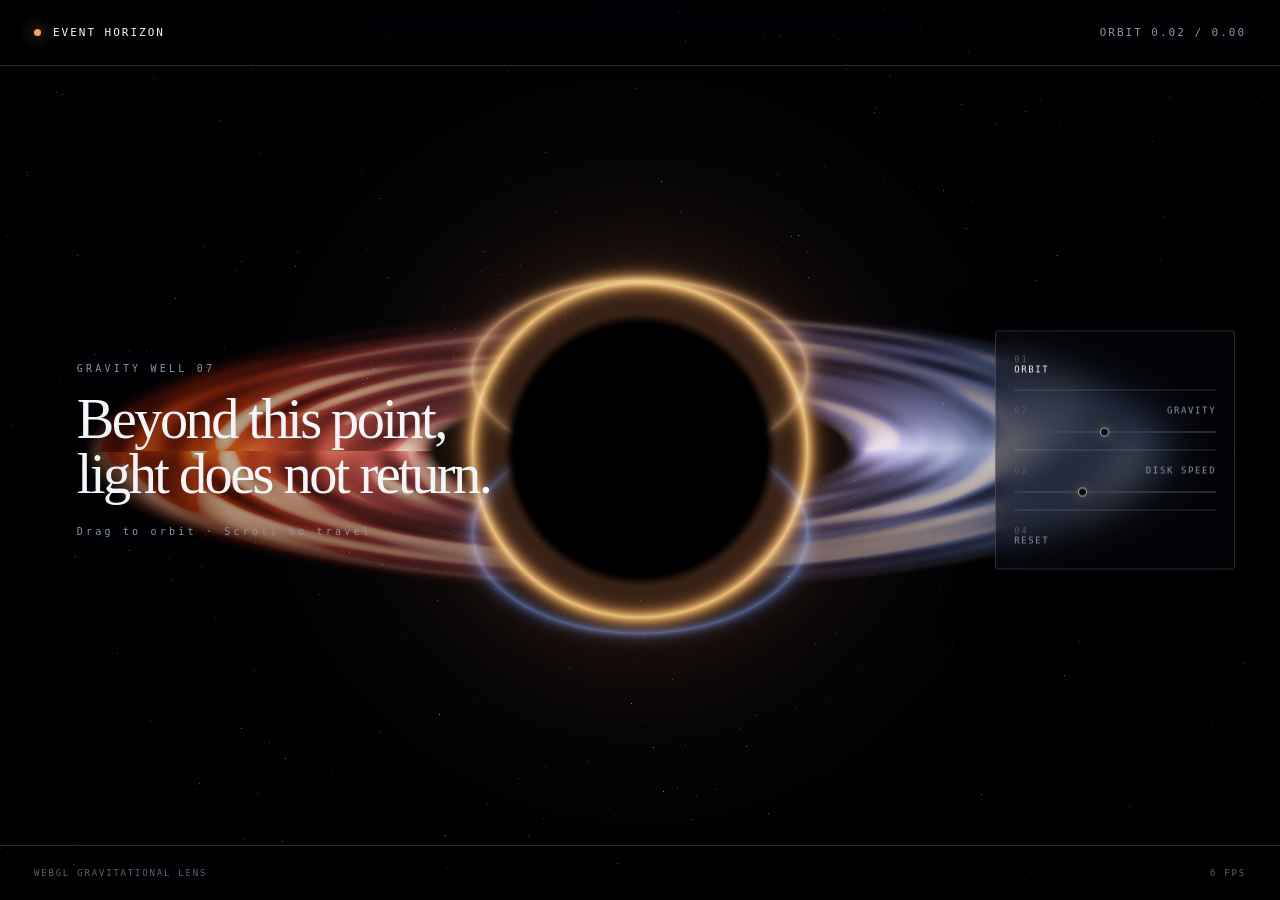
<file: docs/index.html>
<!doctype html>
<html lang="en">
<head>
  <meta charset="utf-8">
  <meta name="viewport" content="width=device-width, initial-scale=1, viewport-fit=cover">
  <meta name="theme-color" content="#010205">
  <meta name="description" content="An interactive WebGL black hole experiment.">
  <title>Event Horizon</title>
  <link rel="stylesheet" href="./styles.css">
</head>
<body>
  <main id="experience">
    <canvas id="space" aria-label="Interactive black hole simulation"></canvas>

    <div class="grain" aria-hidden="true"></div>
    <div class="vignette" aria-hidden="true"></div>

    <header class="topbar">
      <div class="brand">
        <span class="signal"></span>
        <span>EVENT HORIZON</span>
      </div>
      <div class="coordinates" id="coordinates">ORBIT 00.00 / 00.00</div>
    </header>

    <section class="hero" aria-labelledby="title">
      <p class="eyebrow">GRAVITY WELL 07</p>
      <h1 id="title">Beyond this point,<br>light does not return.</h1>
      <p class="instruction"><span class="desktop-only">Drag to orbit · Scroll to travel</span><span class="touch-only">Drag to orbit · Pinch to travel</span></p>
    </section>

    <aside class="controls" aria-label="Black hole controls">
      <button class="control-button active" id="orbitMode" type="button" aria-pressed="true">
        <span>01</span> ORBIT
      </button>
      <label>
        <span><b>02</b> GRAVITY</span>
        <input id="gravity" type="range" min="0.5" max="1.8" step="0.01" value="1.08">
      </label>
      <label>
        <span><b>03</b> DISK SPEED</span>
        <input id="speed" type="range" min="0" max="2.5" step="0.01" value="0.82">
      </label>
      <button class="control-button" id="reset" type="button">
        <span>04</span> RESET
      </button>
    </aside>

    <footer>
      <span>WEBGL GRAVITATIONAL LENS</span>
      <span id="fps">RENDERING</span>
    </footer>

    <div class="fallback" id="fallback" hidden>
      <p>WebGL is unavailable in this browser.</p>
      <a href="https://github.com/L1w-Y">Return to GitHub</a>
    </div>
  </main>
  <script src="./black-hole.js"></script>
</body>
</html>
</file>
<file: docs/styles.css>
:root {
  color-scheme: dark;
  --ink: #f4f5f8;
  --muted: #8d92a4;
  --line: rgba(255, 255, 255, .16);
  --glass: rgba(7, 8, 13, .54);
  --accent: #f2a35c;
}

* {
  box-sizing: border-box;
}

html,
body {
  width: 100%;
  height: 100%;
  margin: 0;
  overflow: hidden;
  background: #010205;
  color: var(--ink);
  font-family: "IBM Plex Mono", "SFMono-Regular", Consolas, monospace;
}

button,
input {
  font: inherit;
}

#experience,
#space {
  position: fixed;
  inset: 0;
  width: 100%;
  height: 100%;
}

#experience {
  isolation: isolate;
  background:
    radial-gradient(circle at 50% 46%, rgba(36, 25, 48, .42), transparent 31%),
    #010205;
}

#space {
  display: block;
  cursor: grab;
  touch-action: none;
}

#space:active {
  cursor: grabbing;
}

.grain,
.vignette {
  position: fixed;
  inset: 0;
  pointer-events: none;
}

.grain {
  z-index: 2;
  opacity: .12;
  background-image: url("data:image/svg+xml,%3Csvg viewBox='0 0 180 180' xmlns='http://www.w3.org/2000/svg'%3E%3Cfilter id='n'%3E%3CfeTurbulence type='fractalNoise' baseFrequency='.9' numOctaves='3' stitchTiles='stitch'/%3E%3C/filter%3E%3Crect width='100%25' height='100%25' filter='url(%23n)' opacity='.36'/%3E%3C/svg%3E");
  mix-blend-mode: soft-light;
}

.vignette {
  z-index: 3;
  background: radial-gradient(circle at center, transparent 34%, rgba(0, 0, 0, .72) 108%);
}

.topbar,
.hero,
.controls,
footer {
  position: fixed;
  z-index: 4;
}

.topbar {
  top: 0;
  left: 0;
  right: 0;
  display: flex;
  align-items: center;
  justify-content: space-between;
  padding: 26px 34px;
  border-bottom: 1px solid var(--line);
  background: linear-gradient(to bottom, rgba(1, 2, 5, .62), transparent);
  font-size: 11px;
  letter-spacing: .18em;
}

.brand,
.coordinates {
  display: flex;
  align-items: center;
  gap: 12px;
}

.coordinates {
  color: var(--muted);
}

.signal {
  width: 7px;
  height: 7px;
  border-radius: 50%;
  background: var(--accent);
  box-shadow: 0 0 16px var(--accent);
  animation: pulse 2.4s ease-in-out infinite;
}

.hero {
  left: clamp(24px, 6vw, 90px);
  top: 50%;
  max-width: 550px;
  transform: translateY(-50%);
  pointer-events: none;
}

.eyebrow,
.instruction {
  margin: 0;
  color: var(--muted);
  font-size: 10px;
  letter-spacing: .32em;
}

.hero h1 {
  margin: 18px 0 24px;
  font-family: Georgia, "Times New Roman", serif;
  font-size: clamp(34px, 4.4vw, 74px);
  font-weight: 400;
  line-height: .98;
  letter-spacing: -.045em;
  text-shadow: 0 3px 34px rgba(0, 0, 0, .7);
}

.controls {
  top: 50%;
  right: clamp(18px, 3.5vw, 58px);
  width: min(240px, 28vw);
  padding: 8px 18px;
  transform: translateY(-50%);
  border: 1px solid var(--line);
  border-radius: 4px;
  background: var(--glass);
  box-shadow: 0 20px 80px rgba(0, 0, 0, .28);
  backdrop-filter: blur(16px);
}

.controls label,
.control-button {
  display: block;
  width: 100%;
  padding: 15px 0;
  border: 0;
  border-bottom: 1px solid var(--line);
  color: var(--muted);
  background: none;
  text-align: left;
  font-size: 9px;
  letter-spacing: .18em;
}

.controls label:last-child,
.control-button:last-child {
  border-bottom: 0;
}

.controls span {
  display: flex;
  justify-content: space-between;
}

.controls b,
.control-button span {
  color: #555a6c;
  font-weight: 400;
}

.control-button {
  cursor: pointer;
  transition: color .25s ease;
}

.control-button:hover,
.control-button.active {
  color: var(--ink);
}

input[type="range"] {
  width: 100%;
  height: 1px;
  margin: 16px 0 2px;
  appearance: none;
  border: 0;
  outline: none;
  background: #4b4f5f;
}

input[type="range"]::-webkit-slider-thumb {
  width: 9px;
  height: 9px;
  appearance: none;
  border: 1px solid rgba(255, 255, 255, .65);
  border-radius: 50%;
  background: #08090d;
  box-shadow: 0 0 12px rgba(242, 163, 92, .45);
  cursor: ew-resize;
}

input[type="range"]::-moz-range-thumb {
  width: 8px;
  height: 8px;
  border: 1px solid rgba(255, 255, 255, .65);
  border-radius: 50%;
  background: #08090d;
  cursor: ew-resize;
}

footer {
  left: 0;
  right: 0;
  bottom: 0;
  display: flex;
  justify-content: space-between;
  padding: 22px 34px;
  color: #5c6070;
  border-top: 1px solid var(--line);
  font-size: 9px;
  letter-spacing: .2em;
}

.fallback {
  position: fixed;
  z-index: 20;
  inset: 50% auto auto 50%;
  padding: 28px;
  transform: translate(-50%, -50%);
  border: 1px solid var(--line);
  background: #08090d;
  text-align: center;
}

.fallback a {
  color: var(--accent);
}

.touch-only {
  display: none;
}

@keyframes pulse {
  50% {
    opacity: .35;
    transform: scale(.72);
  }
}

@media (max-width: 760px) {
  .topbar {
    padding: 20px;
  }

  .coordinates {
    display: none;
  }

  .hero {
    top: 28%;
    left: 22px;
    transform: none;
  }

  .hero h1 {
    font-size: clamp(36px, 11vw, 58px);
  }

  .controls {
    top: auto;
    right: 16px;
    bottom: 58px;
    left: 16px;
    width: auto;
    padding: 0 14px;
    transform: none;
  }

  .controls label {
    display: none;
  }

  .control-button {
    display: inline-flex;
    justify-content: space-between;
    width: 49%;
    border-bottom: 0;
  }

  footer {
    padding: 17px 20px;
  }

  footer span:first-child {
    display: none;
  }

  .desktop-only {
    display: none;
  }

  .touch-only {
    display: inline;
  }
}

@media (prefers-reduced-motion: reduce) {
  .signal {
    animation: none;
  }
}
</file>
